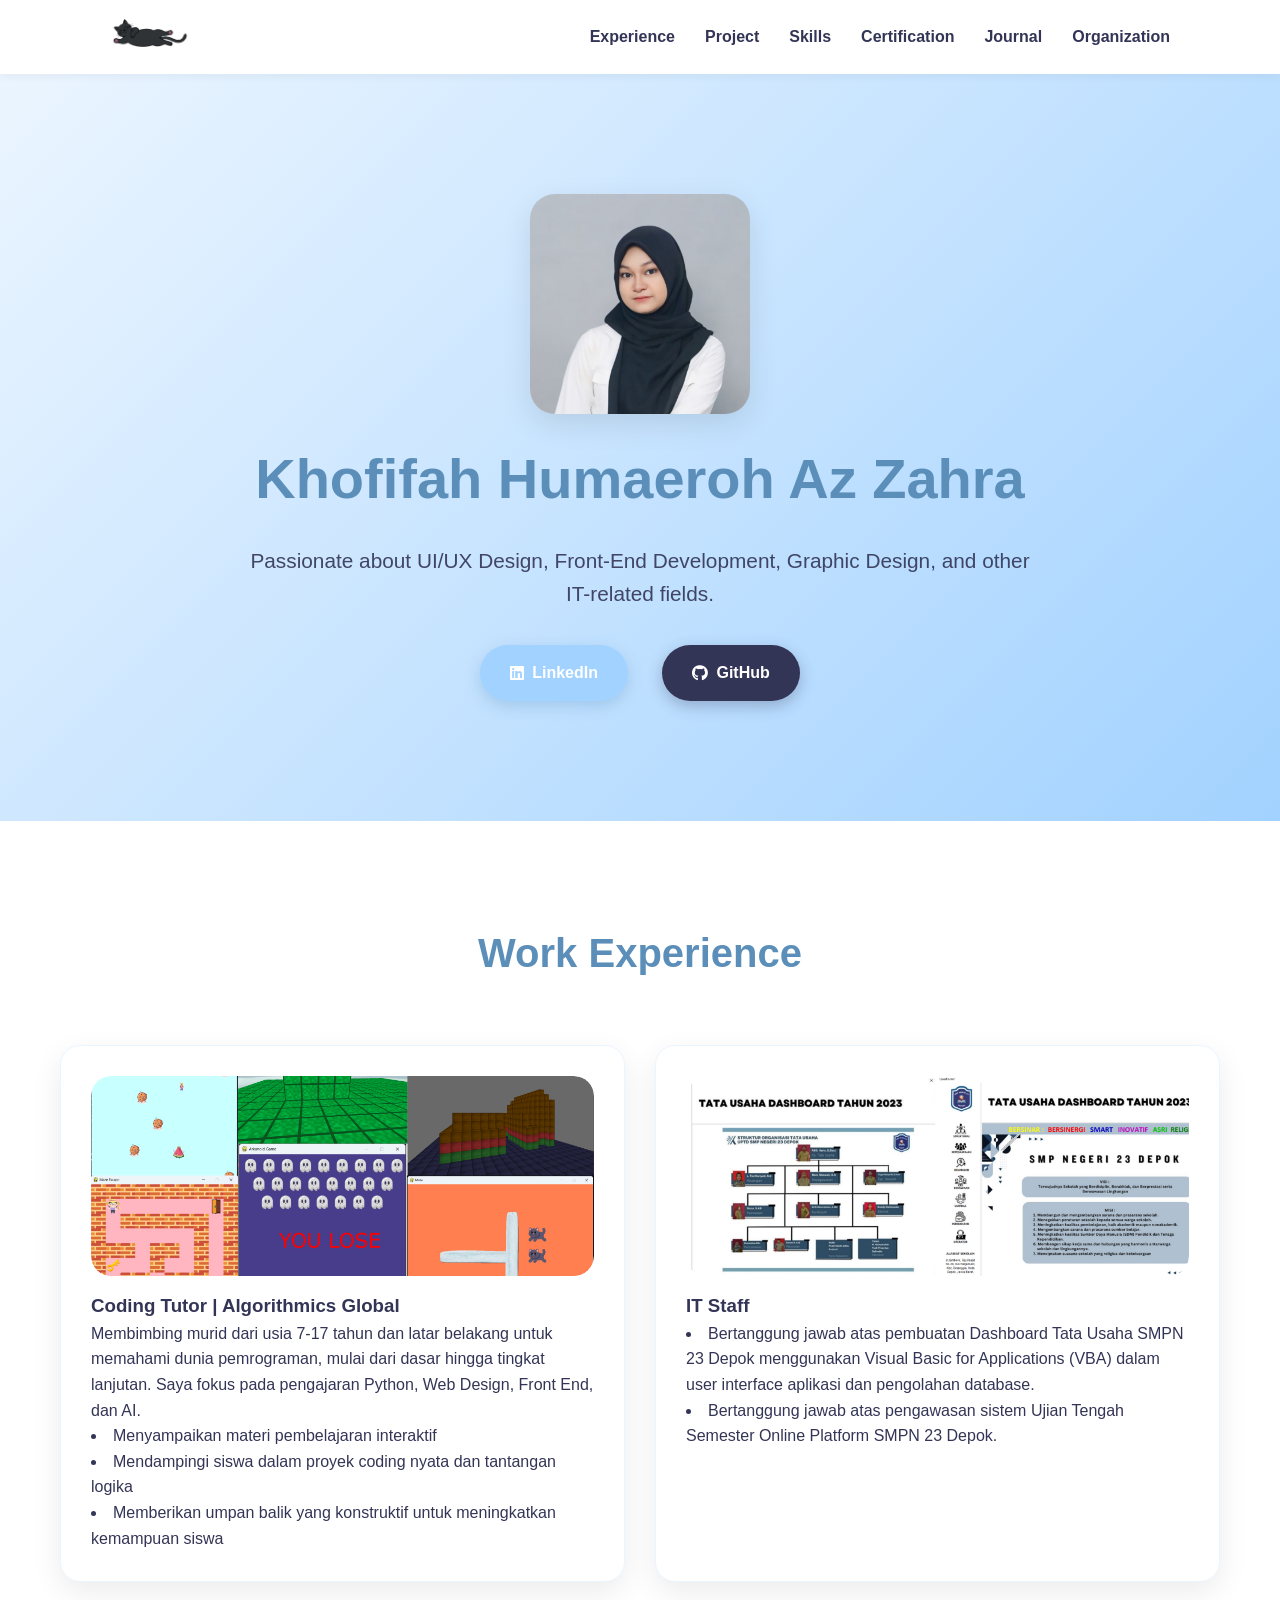
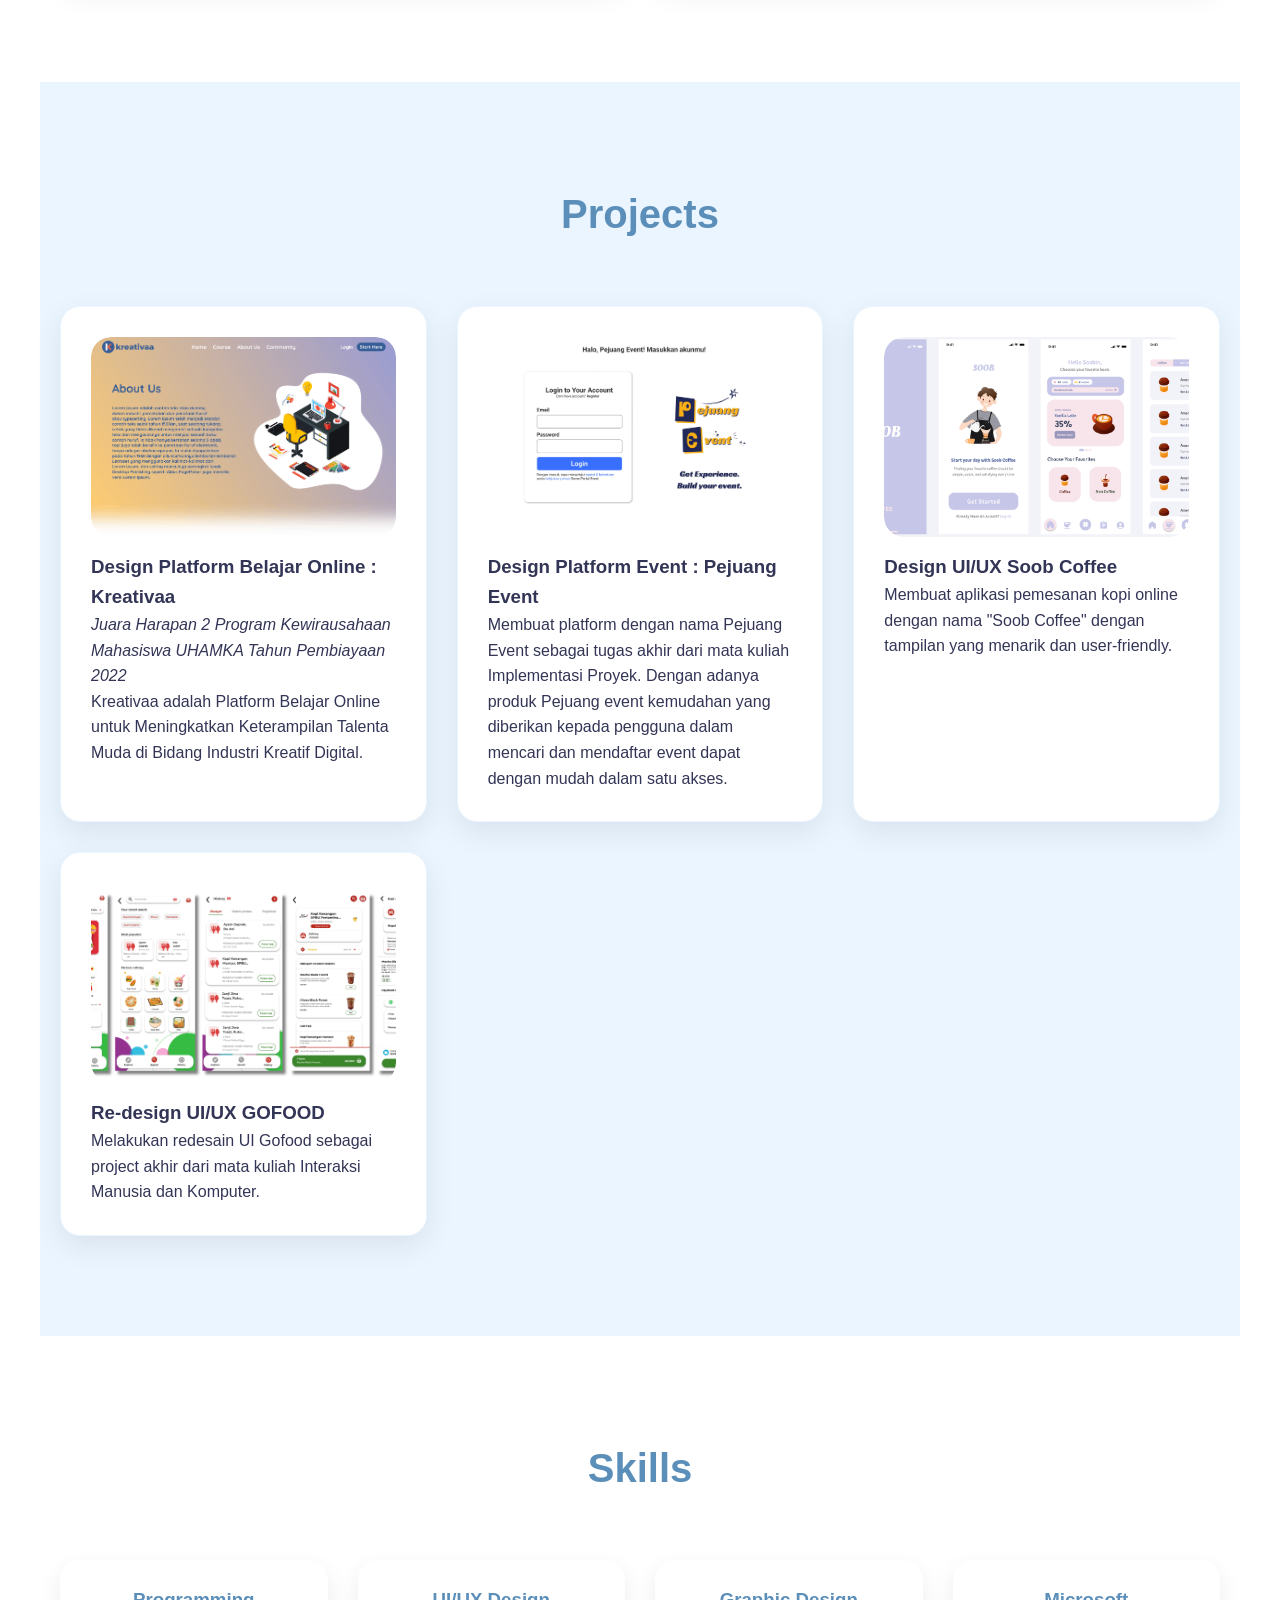
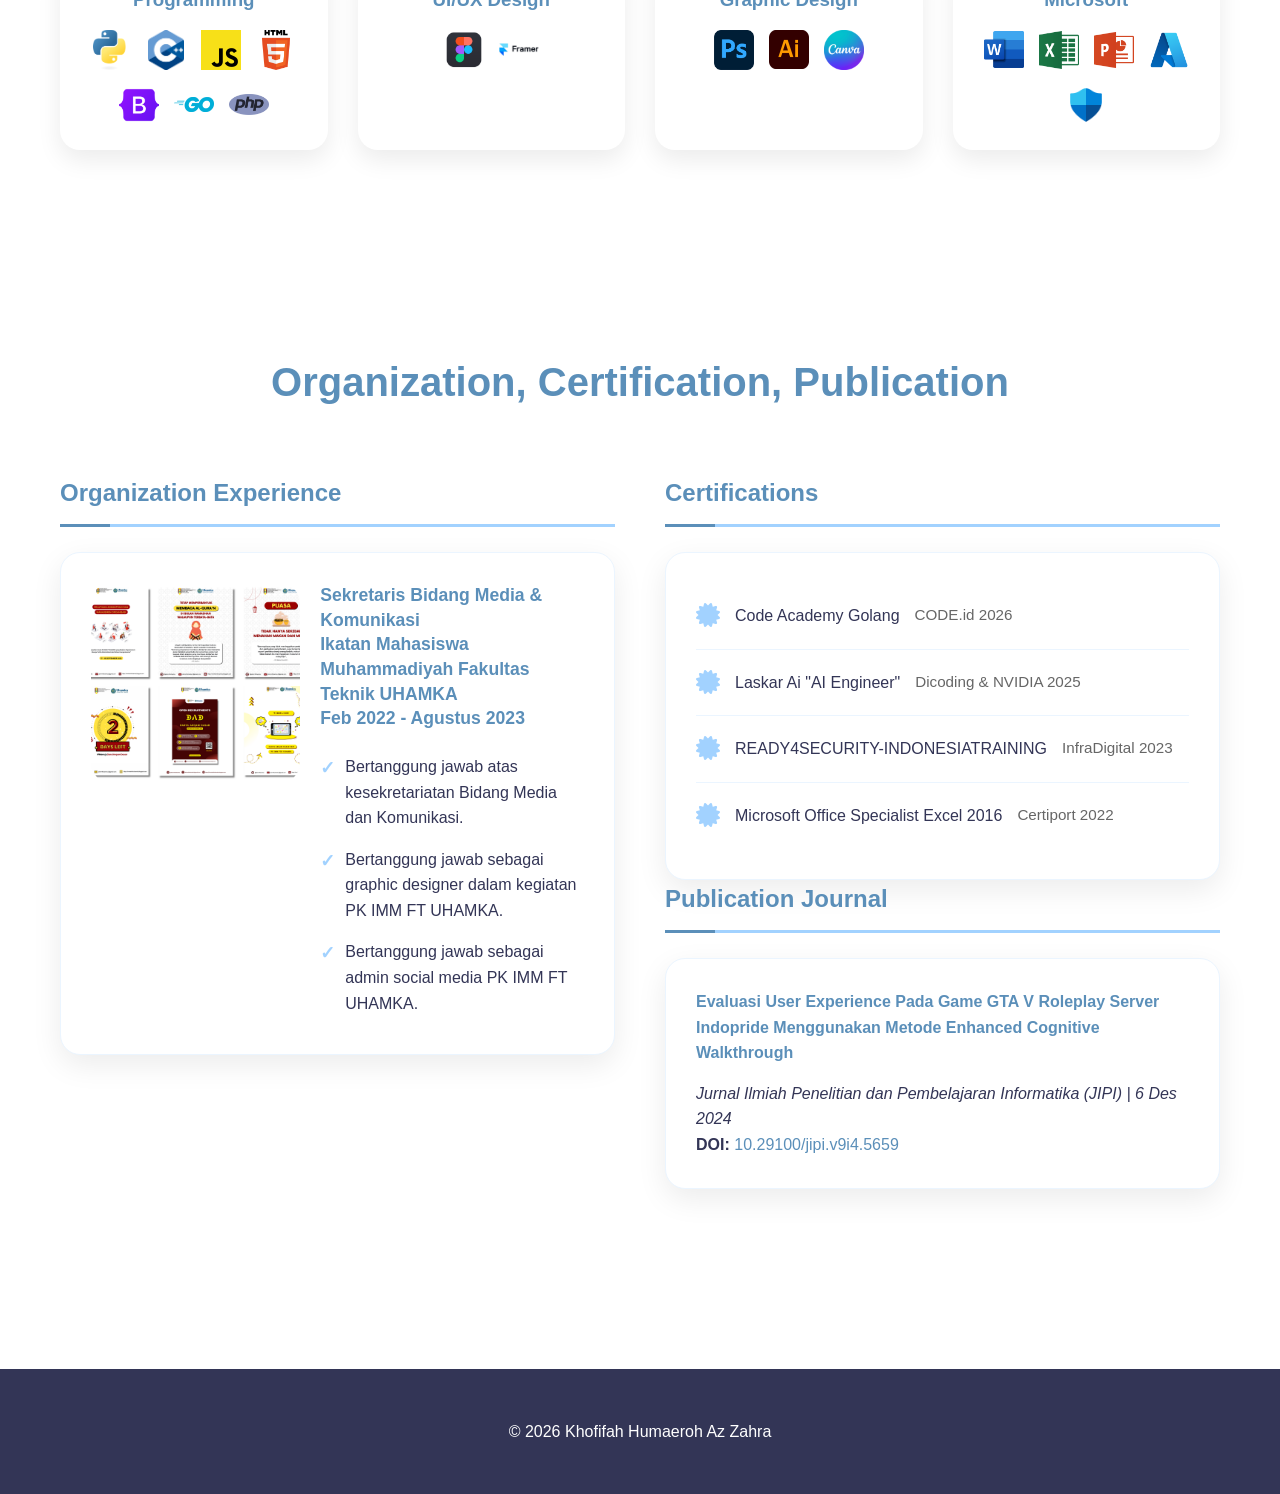
<file: index.html>
<!DOCTYPE html>
<html lang="id">
<head>
    <meta charset="UTF-8">
    <meta name="viewport" content="width=device-width, initial-scale=1.0">
    <title>Portofolio Khofifah</title>
    <link rel="stylesheet" href="style.css">
    <link rel="stylesheet" href="https://cdnjs.cloudflare.com/ajax/libs/font-awesome/6.0.0/css/all.min.css">
</head>
<body>
    <header>
        <nav>
            <div class="logo"><img src="bcat.png" alt="Logo" width="80"></div>
            <ul>
                <li><a href="#work">Experience</a></li>
                <li><a href="#college">Project</a></li>
                <li><a href="#skills">Skills</a></li>
                <li><a href="#org">Certification</a></li>
                <li><a href="#org">Journal</a></li>
                <li><a href="#org">Organization</a></li>
            </ul>
        </nav>
    </header>

    <section class="hero">
        <div class="hero-content">
            <div class="img-placeholder">
                <img src="FOTO_INFORMAL.jpg" alt="Bukti Kerja 1" width="100%">
            </div>
            <h1>Khofifah Humaeroh Az Zahra</h1>
            <p>Passionate about UI/UX Design, Front-End Development, Graphic Design, and other IT-related fields.</p>
            <div class="hero-links">
                <a href="https://www.linkedin.com/in/khofifah-humaeroh-az-zahra-a61077240/" target="_blank" class="btn"><i class="fab fa-linkedin"></i> LinkedIn</a>
                <a href="https://github.com/ciaadcia" target="_blank" class="btn btn-alt"><i class="fab fa-github"></i> GitHub</a>
            </div>
        </div>
    </section>

    <section id="work" class="section">
        <h2 class="section-title">Work Experience</h2>
        <div class="grid grid-2">
            <div class="card">
                <div class="img-placeholder"><img src="algo.png" alt="Bukti Kerja 1" width="70%"></div>
                <h3>Coding Tutor | Algorithmics Global</h3>
                <p>Membimbing murid dari usia 7-17 tahun dan latar belakang untuk memahami dunia pemrograman, mulai dari dasar hingga tingkat lanjutan. Saya fokus pada pengajaran Python, Web Design, Front End, dan AI.
                <li>Menyampaikan materi pembelajaran interaktif</li>
                <li>Mendampingi siswa dalam proyek coding nyata dan tantangan logika</li>
                <li>Memberikan umpan balik yang konstruktif untuk meningkatkan kemampuan siswa</li>
                </p>
            </div>
            <div class="card">
                <div class="img-placeholder"><img src="dashboard.png" alt="Bukti Kerja 1" width="100%"></div>
                <h3>IT Staff</h3>
                <li>Bertanggung jawab atas pembuatan Dashboard Tata Usaha SMPN 23 Depok menggunakan Visual Basic for Applications (VBA) dalam user interface aplikasi dan pengolahan database.</li>
                <li>Bertanggung jawab atas pengawasan sistem Ujian Tengah Semester Online Platform SMPN 23 Depok.</li>              
            </div>
        </div>
    </section>

    <section id="college" class="section bg-light">
        <h2 class="section-title">Projects</h2>
        <div class="grid grid-4">

            <!-- PROJECT 1 -->
            <div class="card">
                <a href="project-kreativaa.html" class="project-link">
                    <div class="img-placeholder"><img src="kreativaatmbl.png" alt="Bukti Kuliah 1" width="100%"></div>
                    <h3>Design Platform Belajar Online : Kreativaa</h3>
                    <p><i>Juara Harapan 2 Program Kewirausahaan Mahasiswa UHAMKA Tahun Pembiayaan 2022</i></p>
                    <p>Kreativaa adalah Platform Belajar Online untuk Meningkatkan Keterampilan Talenta Muda di Bidang Industri Kreatif Digital.</p>
                </a>
            </div>

            <!-- PROJECT 2 -->
            <div class="card">
                <a href="project-pevent.html" class="project-link">
                    <div class="img-placeholder"><img src="peventlogin.jpg" alt="Bukti Kuliah 2" width="90%"></div>
                    <h3>Design Platform Event : Pejuang Event</h3>
                    <p>Membuat platform dengan nama Pejuang Event sebagai tugas akhir dari mata kuliah Implementasi Proyek. Dengan adanya produk Pejuang event kemudahan yang diberikan kepada pengguna dalam mencari dan mendaftar event dapat dengan mudah dalam satu akses.</p>
                </a>
            </div>

            <!-- PROJECT 3 -->
            <div class="card">
                <a href="project-soob.html" class="project-link">
                    <div class="img-placeholder"><img src="soob.png" alt="Bukti Kuliah 3" width="100%"></div>
                    <h3>Design UI/UX Soob Coffee</h3>
                    <p>Membuat aplikasi pemesanan kopi online dengan nama "Soob Coffee" dengan tampilan yang menarik dan user-friendly.</p>
                </a>
            </div>

            <!-- PROJECT 4 -->
            <div class="card">
                <a href="project-gofood.html" class="project-link">
                    <div class="img-placeholder"><img src="redesign.png" alt="Bukti Kuliah 4" width="100%"></div>
                    <h3>Re-design UI/UX GOFOOD</h3>
                    <p>Melakukan redesain UI Gofood sebagai project akhir dari mata kuliah Interaksi Manusia dan Komputer.</p>
                </a>
            </div>

        </div>
    </section>
    <section id="skills" class="section">
    <h2 class="section-title">Skills</h2>

    <div class="skills-container">

        <!-- Programming -->
        <div class="skill-card">
            <h3>Programming</h3>
            <div class="skill-icons">
                <img src="python.png">
                <img src="c++.png">
                <img src="java.png">
                <img src="html.png">
                <img src="bootstrap.webp">
                <img src="golang.png">
                <img src="php.png">
            </div>
        </div>

        <!-- UI/UX -->
        <div class="skill-card">
            <h3>UI/UX Design</h3>
            <div class="skill-icons">
                <img src="Figma.png">
                <img src="framer.jpg">
            </div>
        </div>

        <!-- Graphic Design -->
        <div class="skill-card">
            <h3>Graphic Design</h3>
            <div class="skill-icons">
                <img src="photoshop.png">
                <img src="adobe_illustrator.webp">
                <img src="canva.png">
            </div>
        </div>

        <!-- Microsoft -->
        <div class="skill-card">
            <h3>Microsoft</h3>
            <div class="skill-icons">
                <img src="word.png">
                <img src="excel.png">
                <img src="point.png">
                <img src="Azure.png">
                <img src="defender.png">
            </div>
        </div>

    </div>
</section>
    <!-- 🔥 BAGIAN INI TIDAK DIUBAH SAMA SEKALI -->
    <section id="org" class="section">
        <h2 class="section-title">Organization, Certification, Publication</h2>
        <div class="org-cert-container">
            <div class="org-column">
                <h3 class="column-title">Organization Experience</h3>
                <div class="card org-card">
                    <div class="img-placeholder"><img src="imm.png" alt="IMM" width="80px"></div>
                    <div class="org-content">
                        <h4>Sekretaris Bidang Media & Komunikasi<br>Ikatan Mahasiswa Muhammadiyah Fakultas Teknik UHAMKA<br>Feb 2022 - Agustus 2023</h4>
                        <ul>
                            <li>Bertanggung jawab atas kesekretariatan Bidang Media dan Komunikasi.</li>
                            <li>Bertanggung jawab sebagai graphic designer dalam kegiatan PK IMM FT UHAMKA.</li>
                            <li>Bertanggung jawab sebagai admin social media PK IMM FT UHAMKA.</li>
                        </ul>
                    </div>
                </div>
            </div>
            
            <div class="cert-journal-column">
                <div class="cert-section">
                    <h3 class="column-title">Certifications</h3>
                    <div class="card cert-card">
                        <ul class="cert-list">
                            <li><i class="fas fa-certificate"></i> Code Academy Golang <br><span>CODE.id 2026</span></li>
                            <li><i class="fas fa-certificate"></i> Laskar Ai "AI Engineer" <br><span>Dicoding & NVIDIA 2025</span></li>
                            <li><i class="fas fa-certificate"></i> READY4SECURITY-INDONESIATRAINING<br><span>InfraDigital 2023</span></li>
                            <li><i class="fas fa-certificate"></i> Microsoft Office Specialist Excel 2016<br><span>Certiport 2022</span></li>
                        </ul>
                    </div>
                </div>

                <div class="journal-section">
                    <h3 class="column-title">Publication Journal</h3>
                    <div class="card journal-card">
                        <h4>Evaluasi User Experience Pada Game GTA V Roleplay Server Indopride Menggunakan Metode Enhanced Cognitive Walkthrough</h4>
                        <p><em>Jurnal Ilmiah Penelitian dan Pembelajaran Informatika (JIPI) | 6 Des 2024</em></p>
                        <p><strong>DOI:</strong> <a href="https://doi.org/10.29100/jipi.v9i4.5659" target="_blank">10.29100/jipi.v9i4.5659</a></p>
                    </div>
                </div>
            </div>
        </div>
    </section>

    <footer>
        <p>&copy; 2026 Khofifah Humaeroh Az Zahra</p>
    </footer>
</body>
</html>
</file>
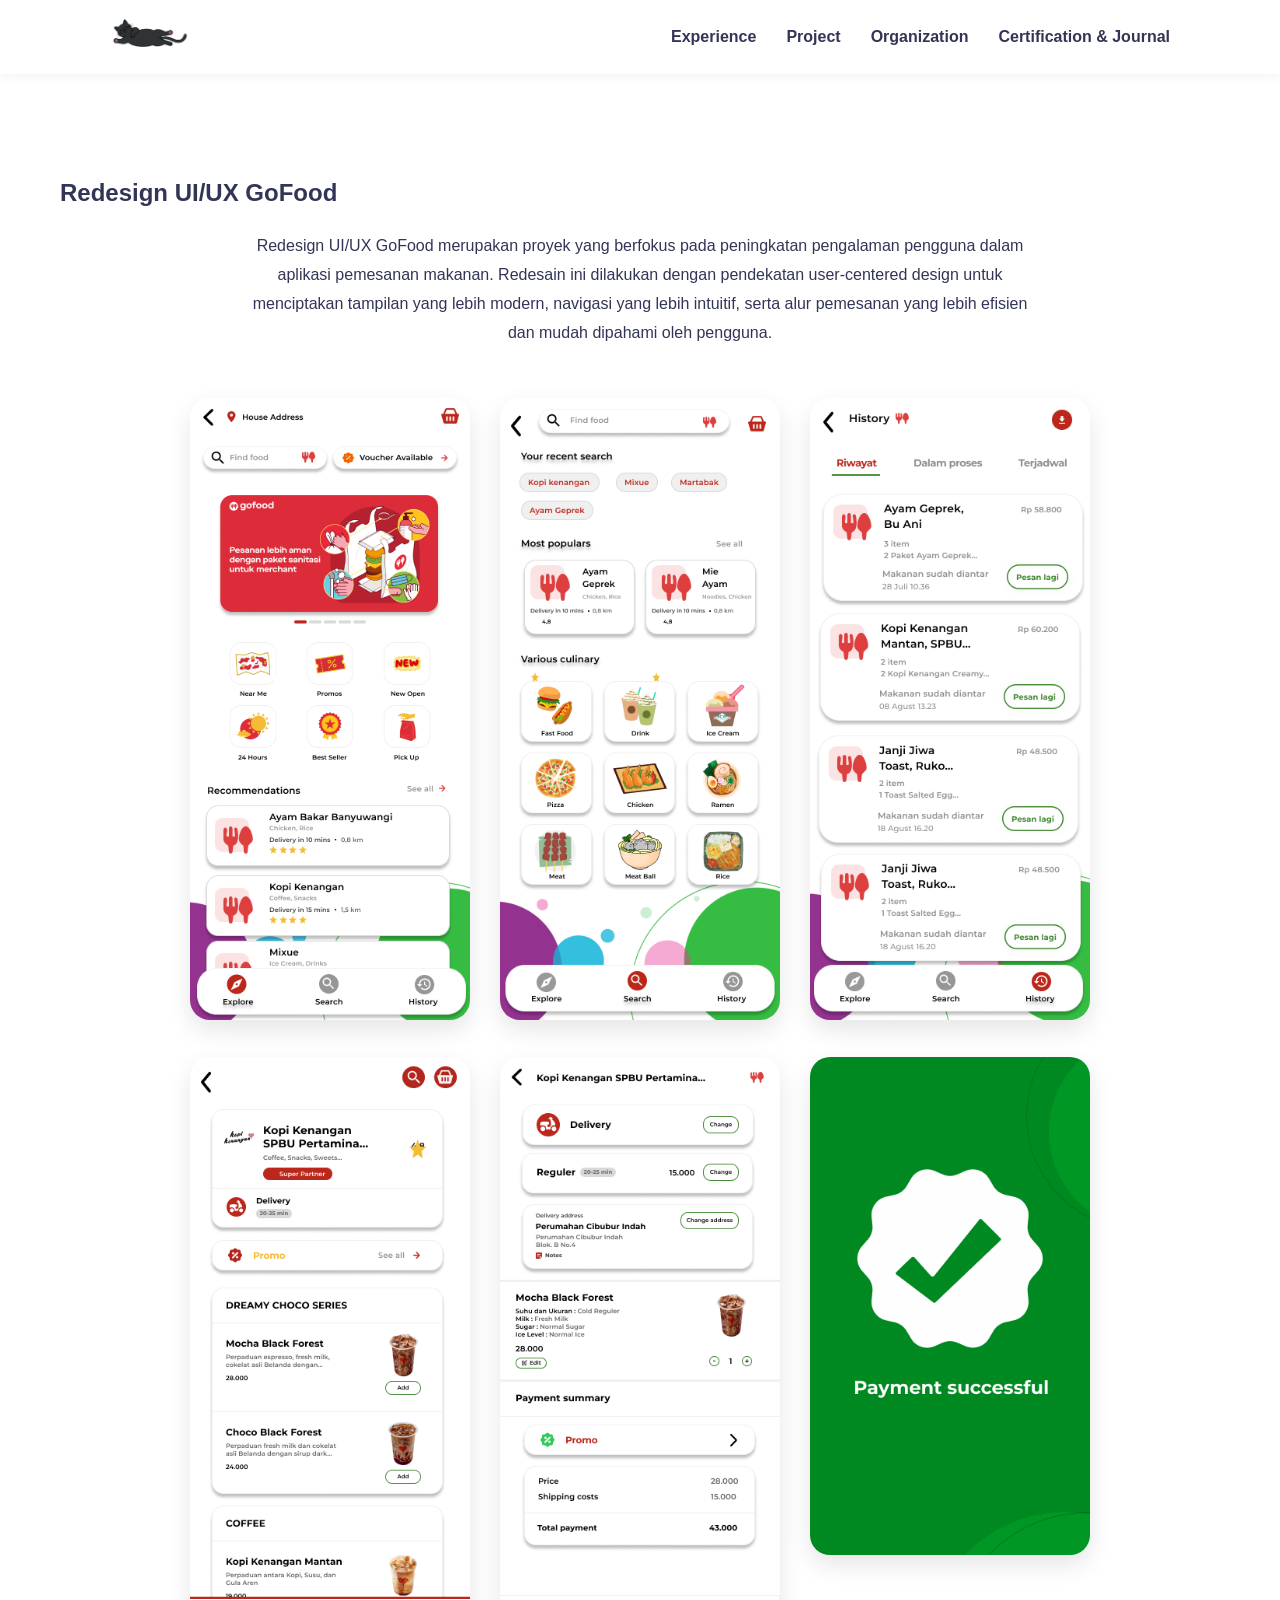
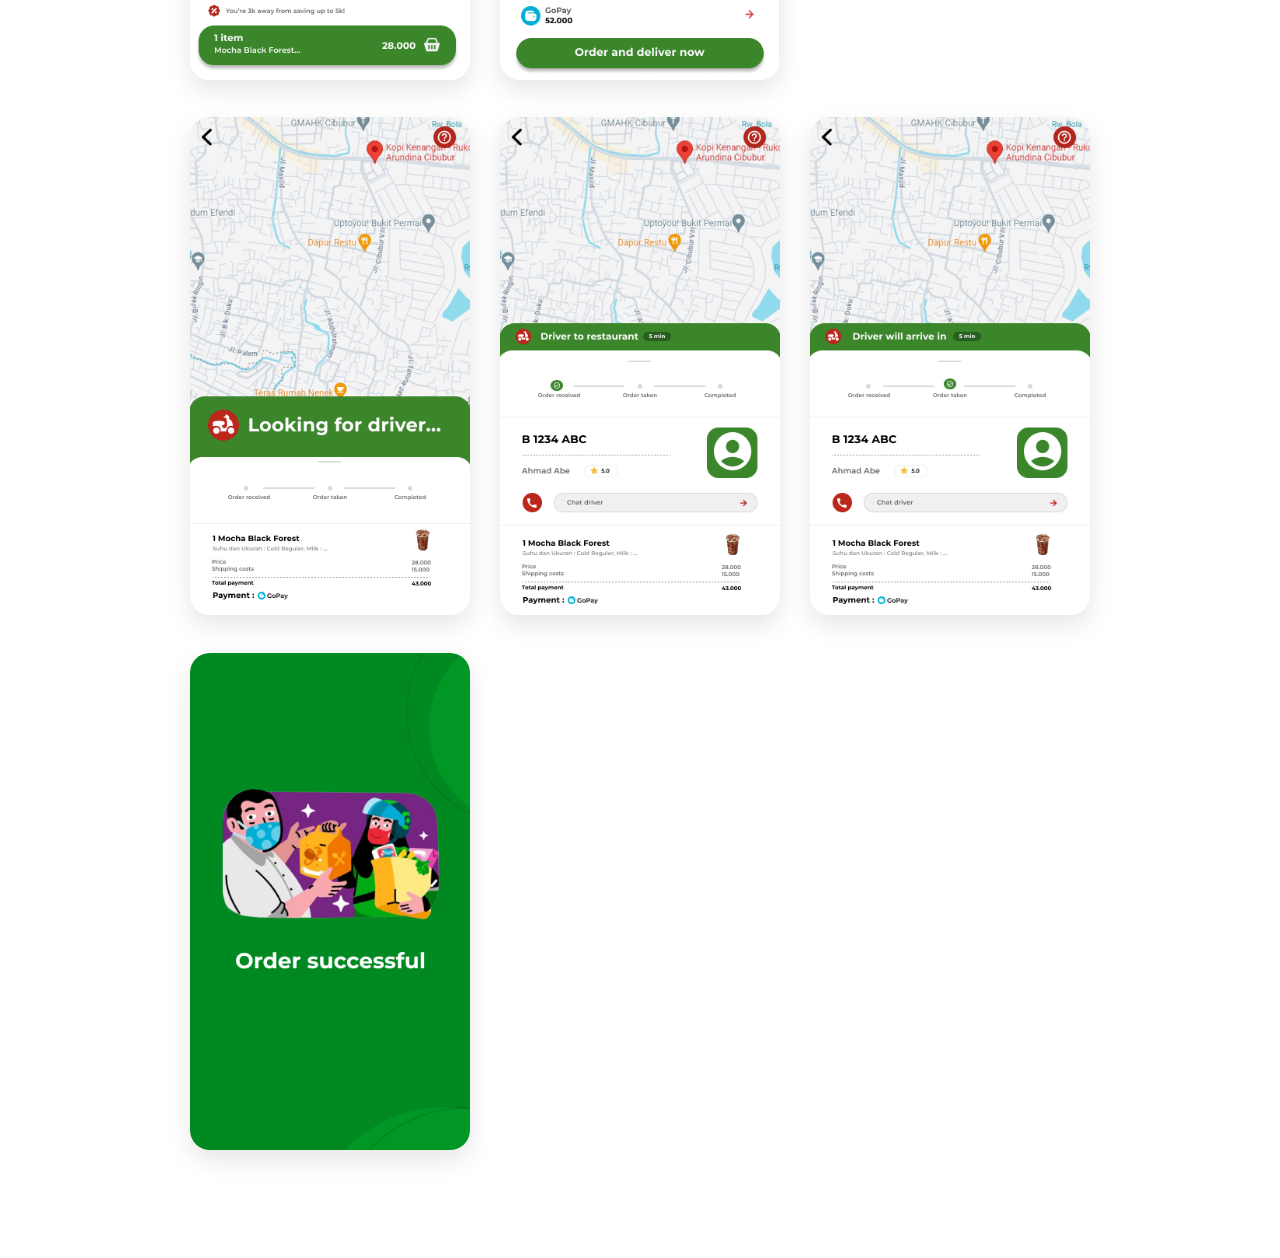
<file: project-gofood.html>
<!DOCTYPE html>
<html lang="id">
<head>
    <meta charset="UTF-8">
    <meta name="viewport" content="width=device-width, initial-scale=1.0">
    <title>Redesign UI/UX GoFood</title>
    <link rel="stylesheet" href="style.css">
    <link rel="stylesheet" href="https://cdnjs.cloudflare.com/ajax/libs/font-awesome/6.0.0/css/all.min.css">
</head>
<body>

<header>
    <nav>
        <!-- LOGO -->
        <div class="logo">
            <a href="index.html">
                <img src="bcat.png" alt="Logo" width="80">
            </a>
        </div>

        <!-- MENU -->
        <ul>
            <li><a href="index.html#work">Experience</a></li>
            <li><a href="index.html#college">Project</a></li>
            <li><a href="index.html#org">Organization</a></li>
            <li><a href="index.html#cert-pub">Certification & Journal</a></li>
        </ul>
    </nav>
</header>

<section class="section">
    <h1>Redesign UI/UX GoFood</h1>

    <p class="project-desc">
        Redesign UI/UX GoFood merupakan proyek yang berfokus pada peningkatan pengalaman 
        pengguna dalam aplikasi pemesanan makanan. Redesain ini dilakukan dengan pendekatan 
        user-centered design untuk menciptakan tampilan yang lebih modern, navigasi yang lebih 
        intuitif, serta alur pemesanan yang lebih efisien dan mudah dipahami oleh pengguna.
    </p>

    <!-- GALLERY MOBILE (10 GAMBAR) -->
    <div class="project-gallery-mobile">

        <div class="img-mobile"><img src="gofood1.png" alt="UI 1"></div>
        <div class="img-mobile"><img src="gofood2.png" alt="UI 2"></div>
        <div class="img-mobile"><img src="gofood3.png" alt="UI 3"></div>

        <div class="img-mobile"><img src="gofood4.png" alt="UI 4"></div>
        <div class="img-mobile"><img src="gofood5.png" alt="UI 5"></div>
        <div class="img-mobile"><img src="gofood6.png" alt="UI 6"></div>

        <div class="img-mobile"><img src="gofood7.png" alt="UI 7"></div>
        <div class="img-mobile"><img src="gofood8.png" alt="UI 8"></div>
        <div class="img-mobile"><img src="gofood9.png" alt="UI 9"></div>

        <div class="img-mobile"><img src="gofood10.png" alt="UI 10"></div>

    </div>

</section>

</body>
</html>
</file>
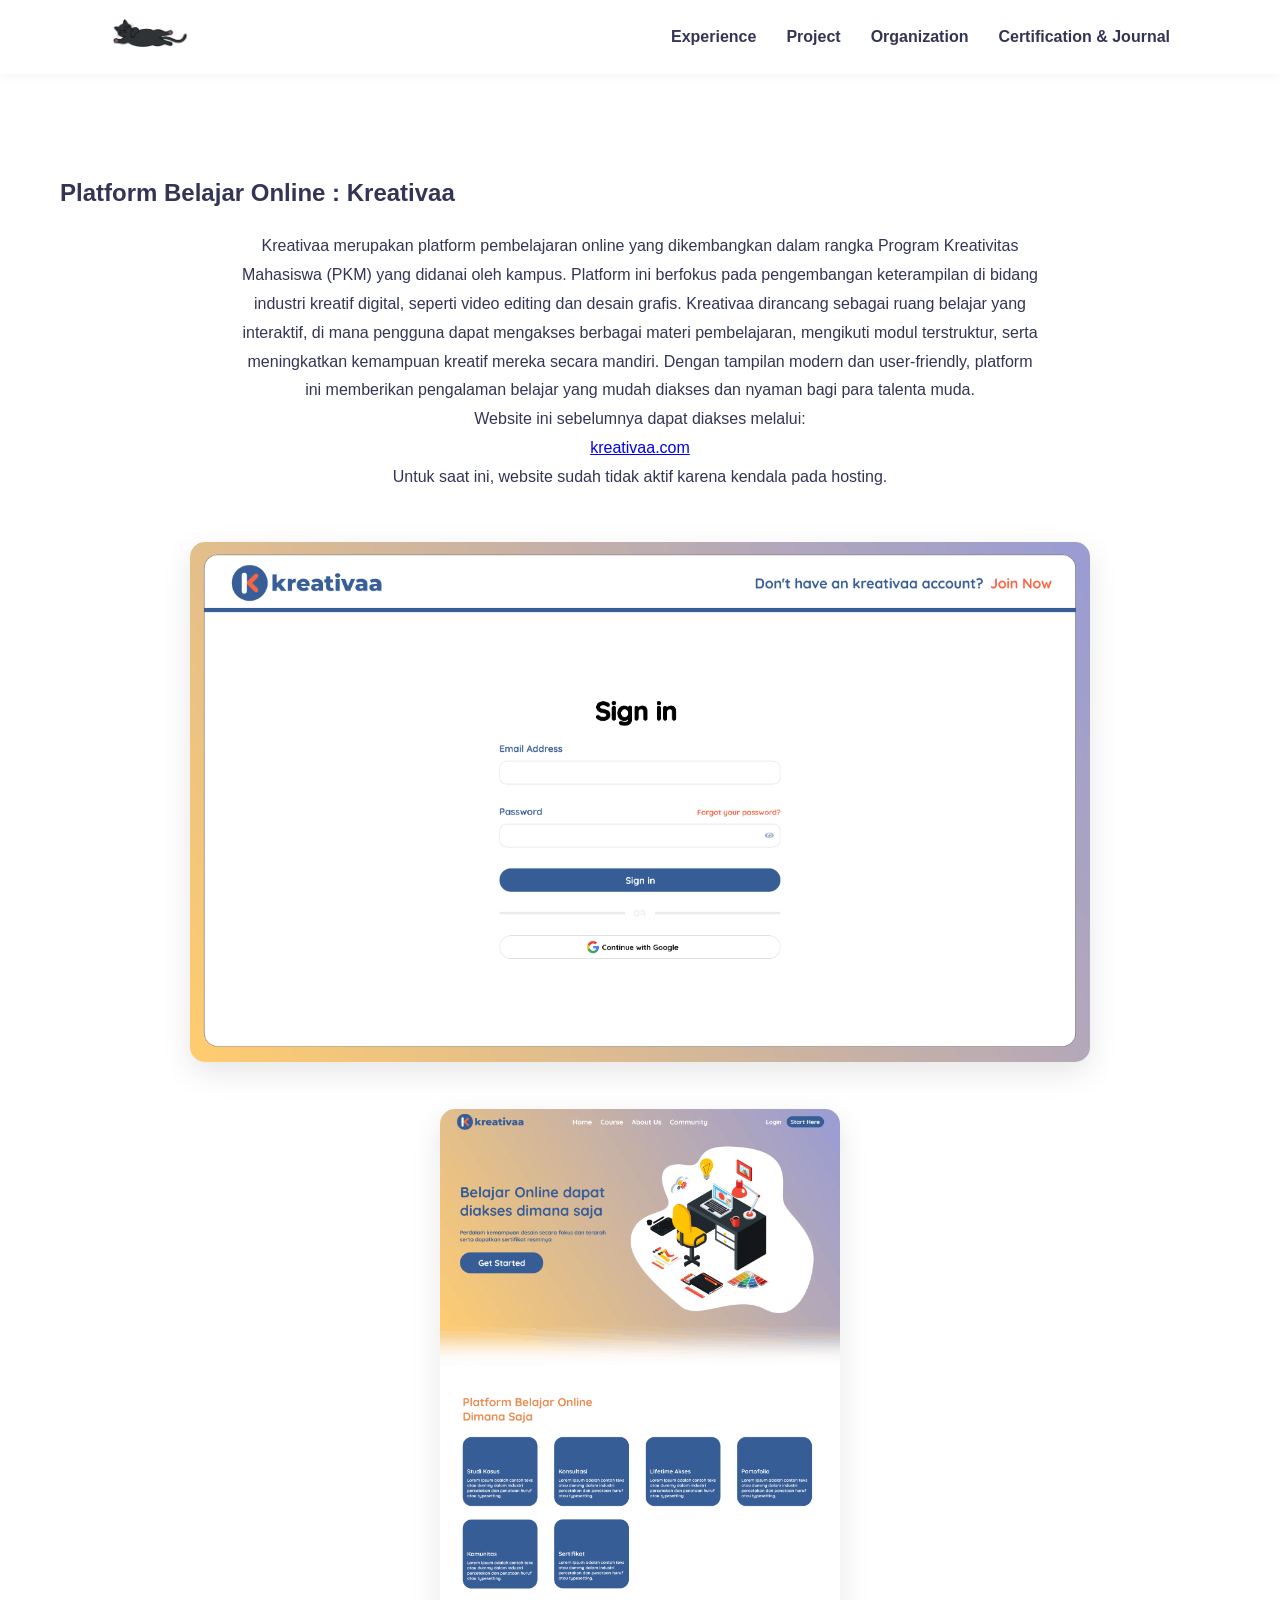
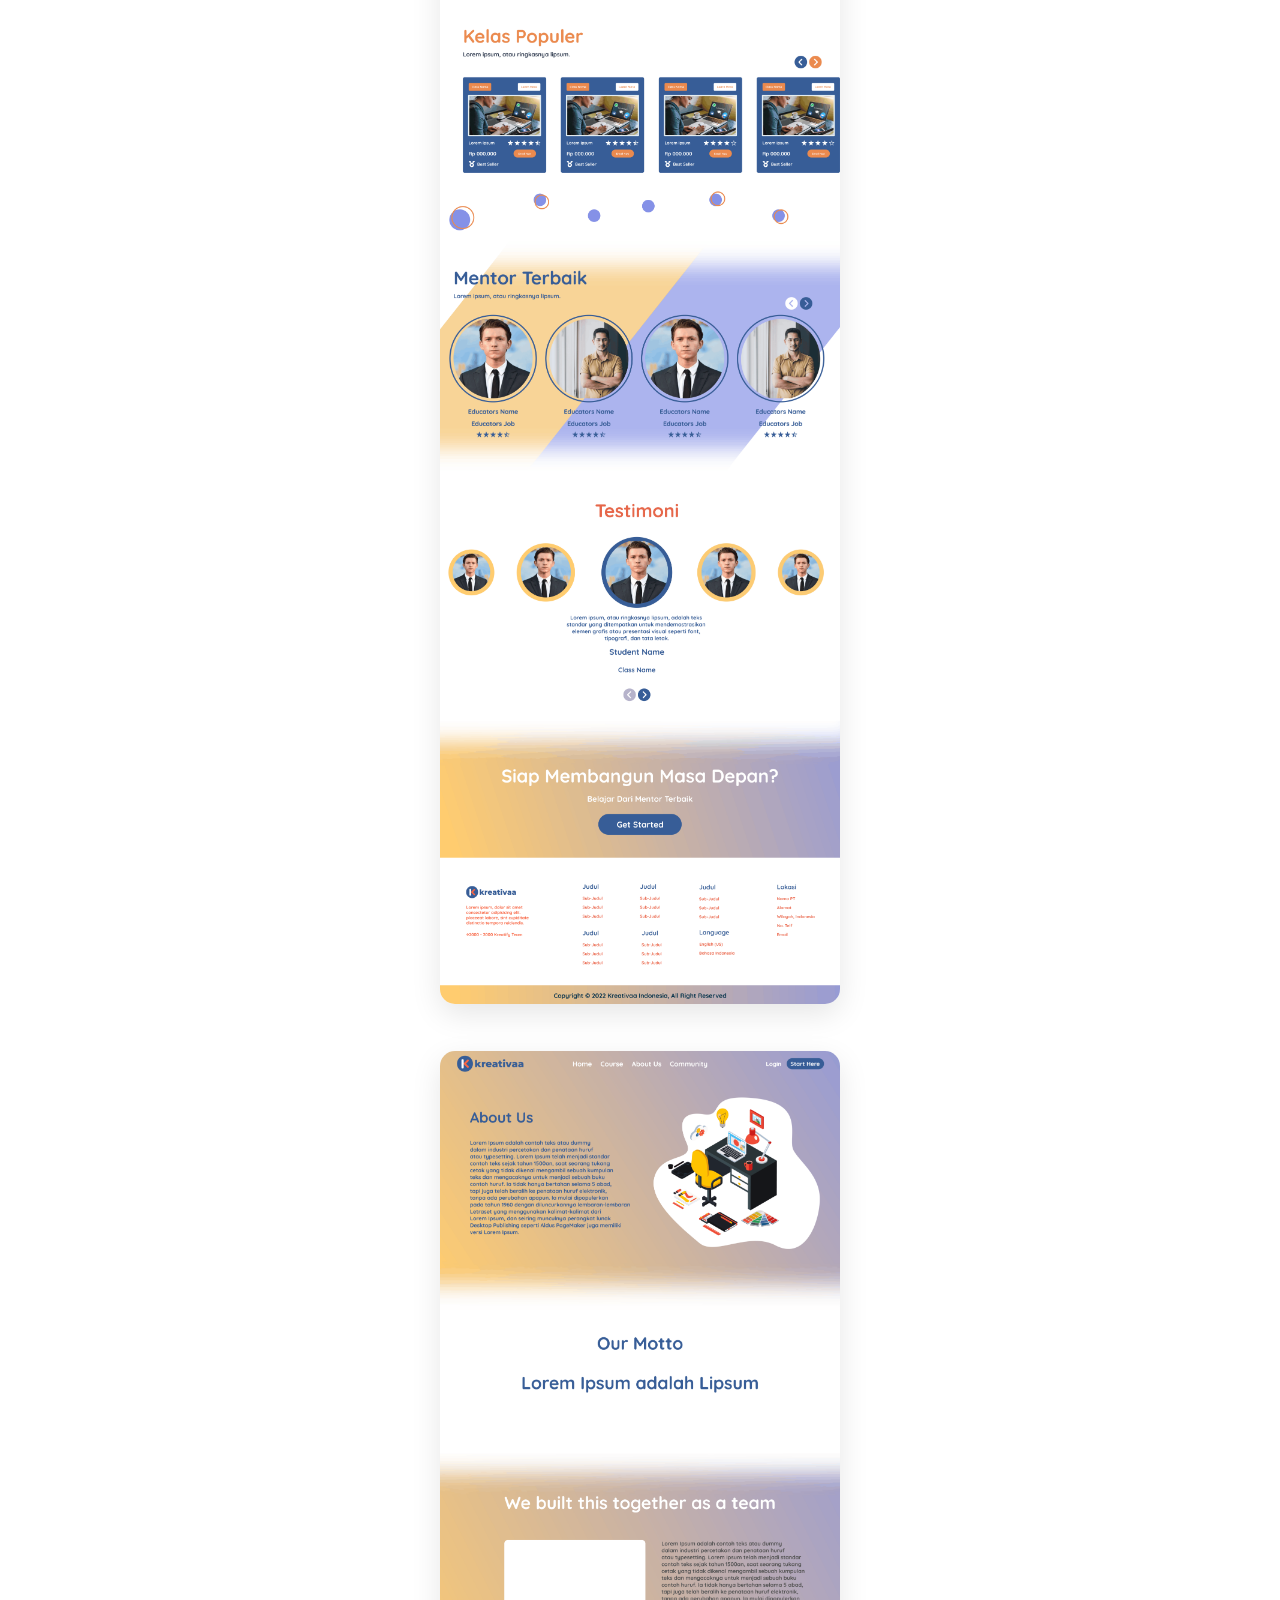
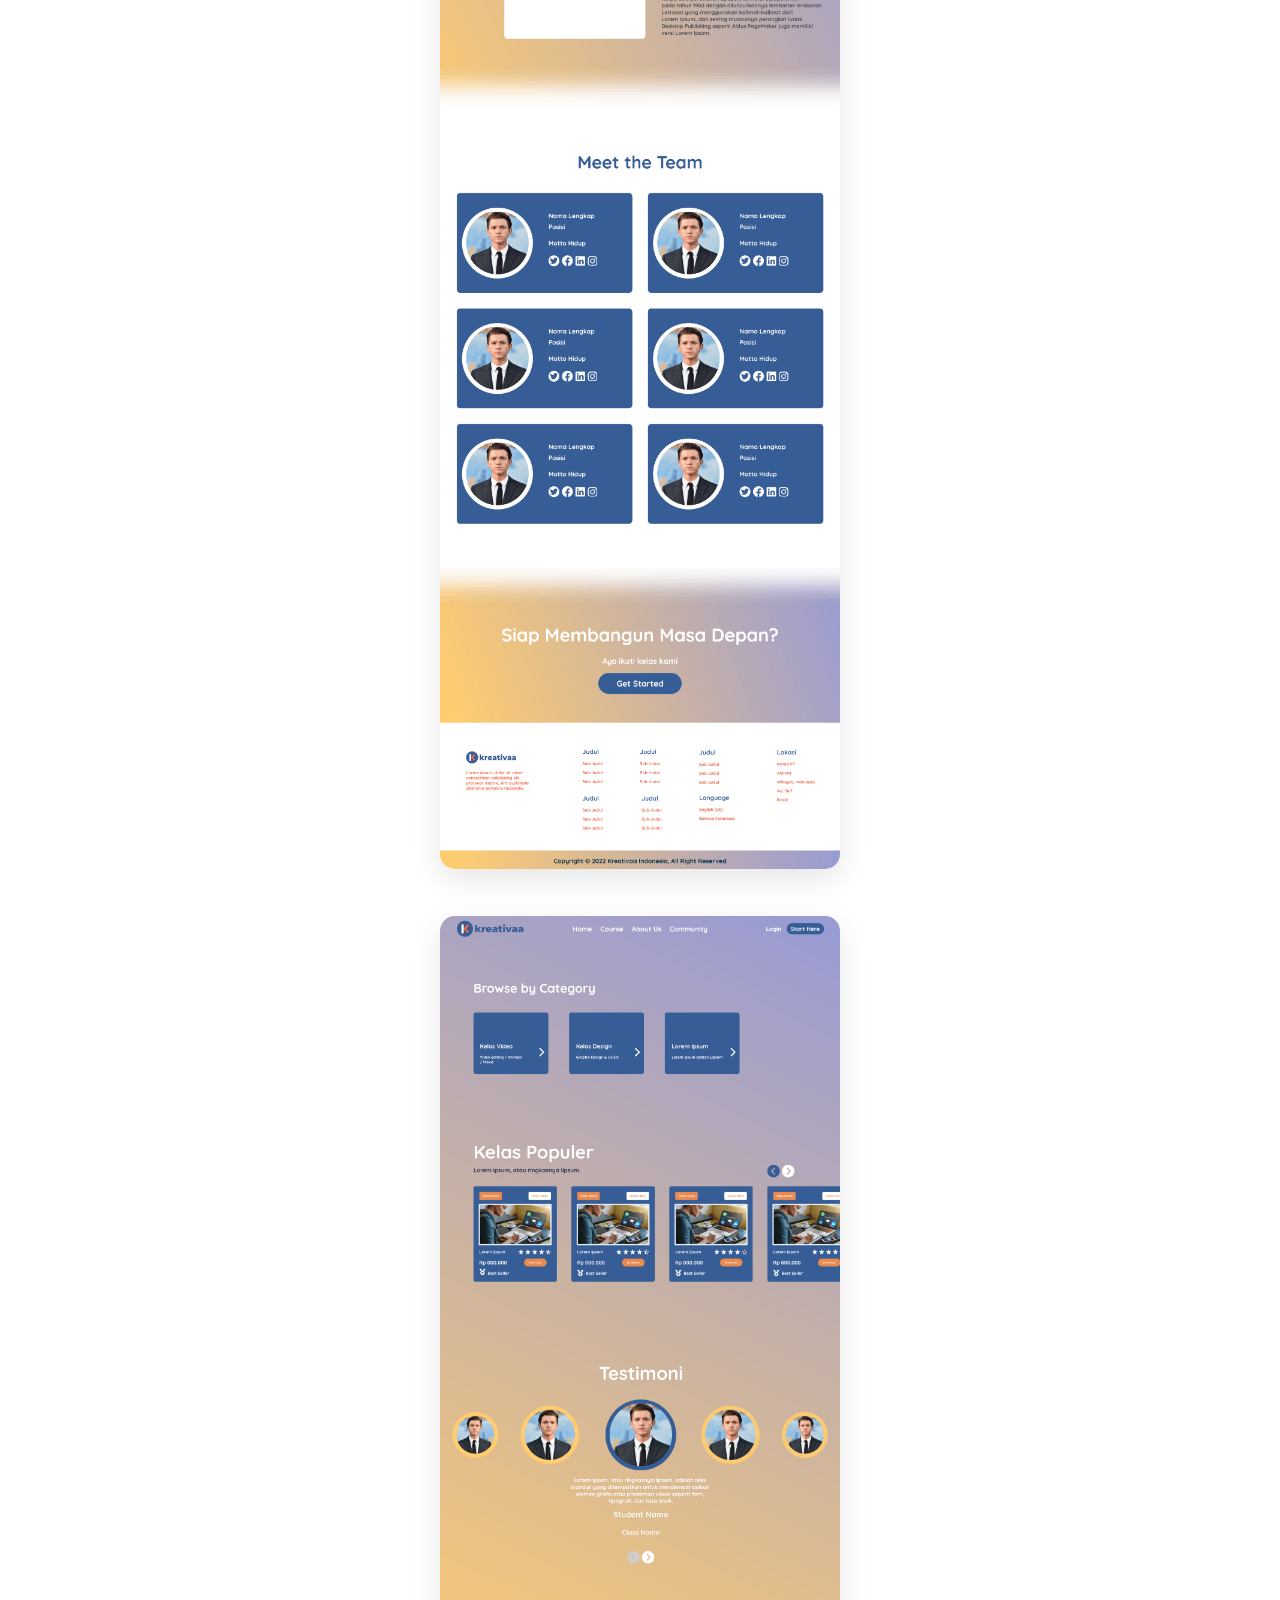
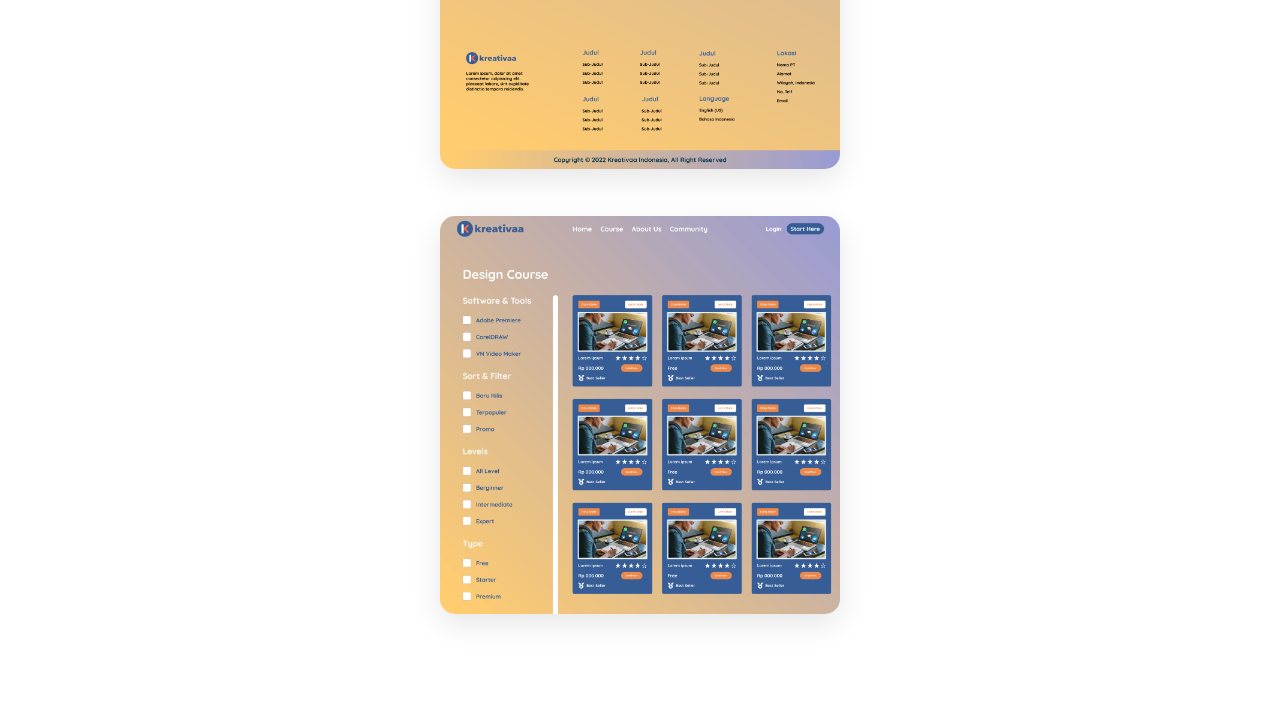
<file: project-kreativaa.html>
<!DOCTYPE html>
<html lang="id">
<head>
    <meta charset="UTF-8">
    <meta name="viewport" content="width=device-width, initial-scale=1.0">
    <title>Kreativaa</title>
    <link rel="stylesheet" href="style.css">
    <link rel="stylesheet" href="https://cdnjs.cloudflare.com/ajax/libs/font-awesome/6.0.0/css/all.min.css">
</head>
<body>

<header>
    <nav>
        <div class="logo">
            <a href="index.html">
                <img src="bcat.png" width="80">
            </a>
        </div>

        <ul>
            <li><a href="index.html#work">Experience</a></li>
            <li><a href="index.html#college">Project</a></li>
            <li><a href="index.html#org">Organization</a></li>
            <li><a href="index.html#cert-pub">Certification & Journal</a></li>
        </ul>
    </nav>
</header>

<section class="section">
    <h1>Platform Belajar Online : Kreativaa</h1>

    <p class="project-desc">
        Kreativaa merupakan platform pembelajaran online yang dikembangkan dalam rangka Program Kreativitas Mahasiswa (PKM) yang didanai oleh kampus. Platform ini berfokus pada pengembangan keterampilan di bidang industri kreatif digital, seperti video editing dan desain grafis.
Kreativaa dirancang sebagai ruang belajar yang interaktif, di mana pengguna dapat mengakses berbagai materi pembelajaran, mengikuti modul terstruktur, serta meningkatkan kemampuan kreatif mereka secara mandiri. Dengan tampilan modern dan user-friendly, platform ini memberikan pengalaman belajar yang mudah diakses dan nyaman bagi para talenta muda.<br>

Website ini sebelumnya dapat diakses melalui:<br>
<a href="https://kreativaa.com/" target="_blank">kreativaa.com</a><br>

Untuk saat ini, website sudah tidak aktif karena kendala pada hosting.</p>

    <!-- 🔥 UI/UX GALLERY -->
    <div class="project-gallery">

        <!-- Horizontal (login page) -->
        <div class="img-horizontal">
            <img src="Login-1.png">
        </div>

        <!-- Vertical panjang -->
        <div class="img-vertical">
            <img src="Home-1.png">
        </div>

        <div class="img-vertical">
            <img src="About Us-1.png">
        </div>

        <div class="img-vertical">
            <img src="Course - 1-1.png">
        </div>

        <div class="img-vertical">
            <img src="Course - 2-1.png">
        </div>

    </div>

</section>

</body>
</html>
</file>
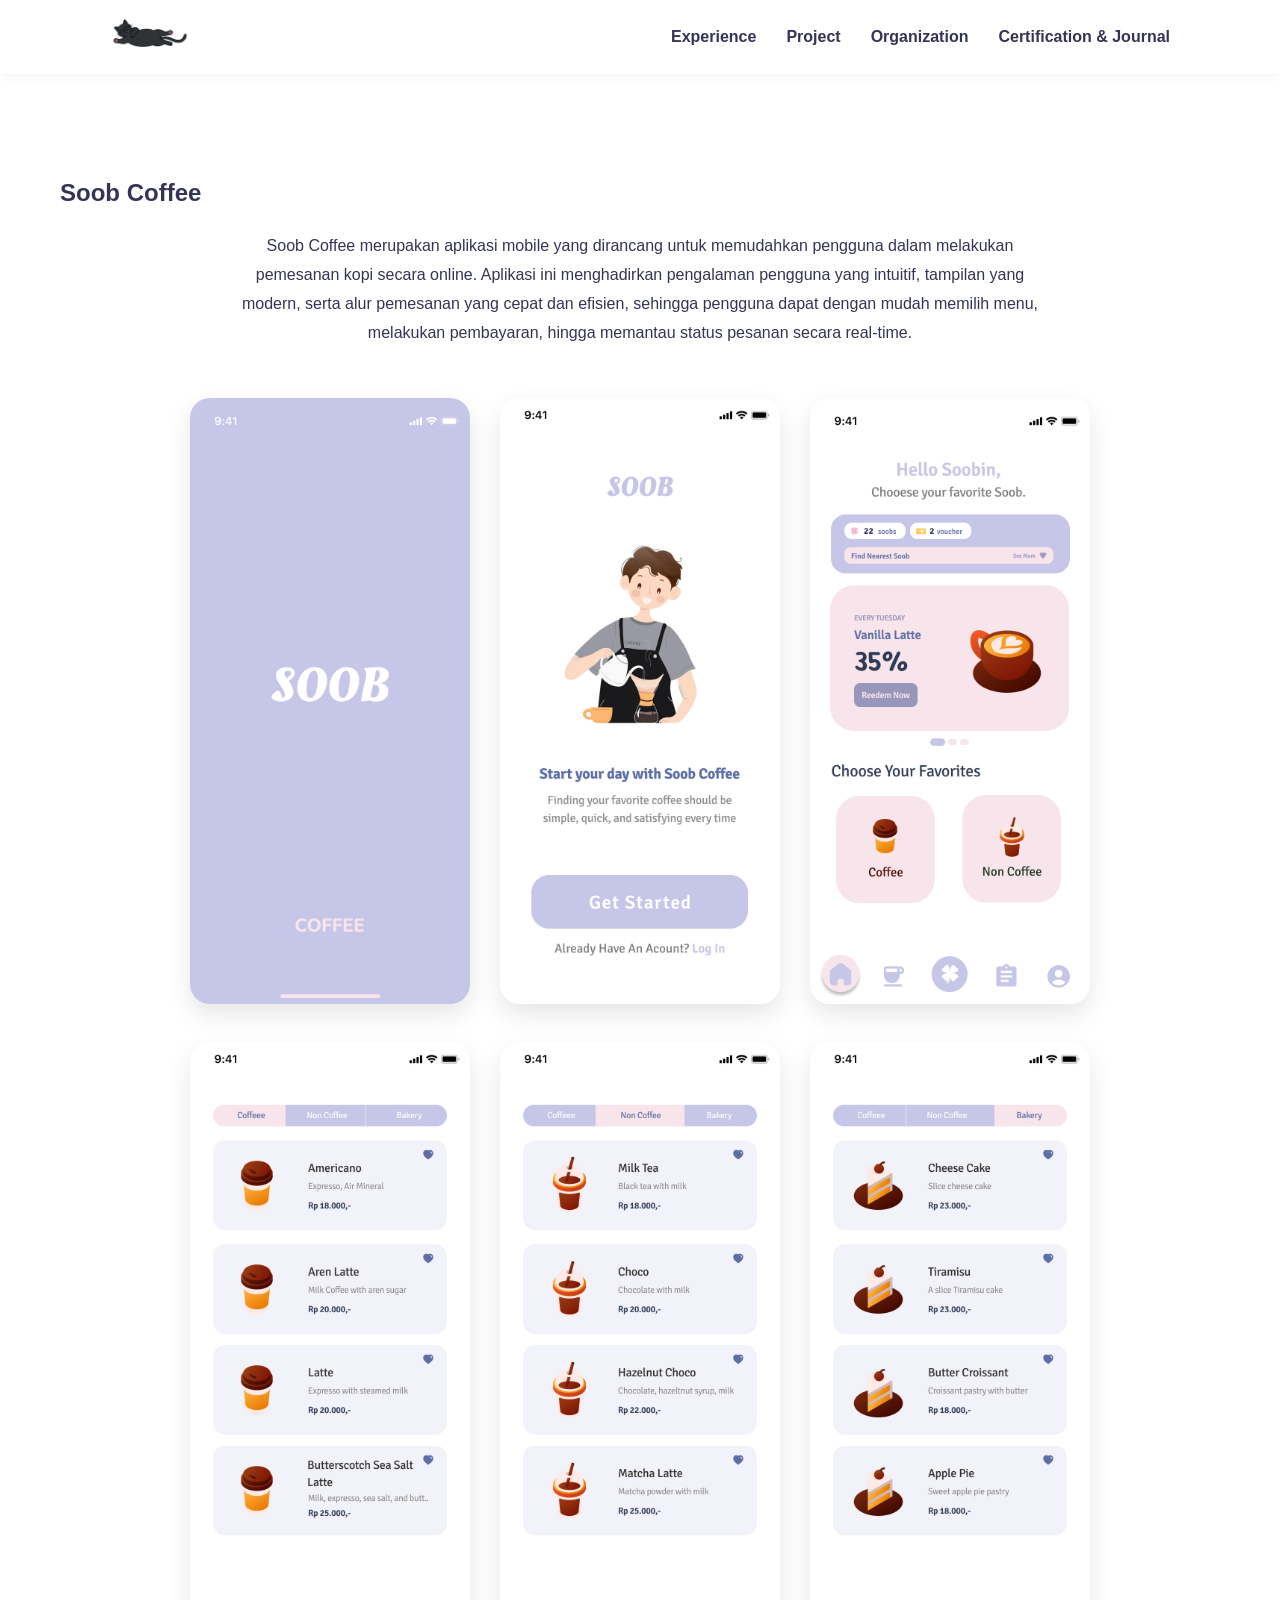
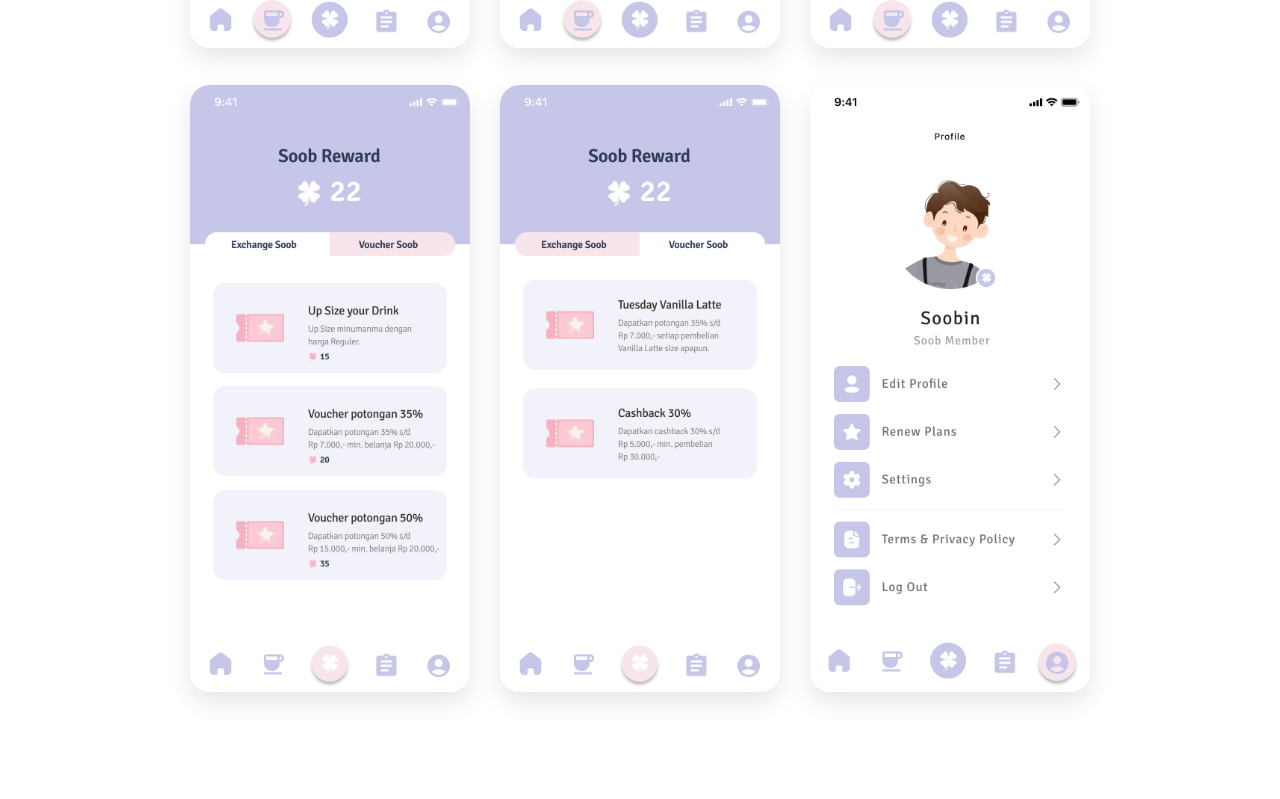
<file: project-soob.html>
<!DOCTYPE html>
<html lang="id">
<head>
    <meta charset="UTF-8">
    <meta name="viewport" content="width=device-width, initial-scale=1.0">
    <title>Soob Coffee</title>
    <link rel="stylesheet" href="style.css">
    <link rel="stylesheet" href="https://cdnjs.cloudflare.com/ajax/libs/font-awesome/6.0.0/css/all.min.css">
</head>
<body>

<header>
    <nav>
        <!-- LOGO -->
        <div class="logo">
            <a href="index.html">
                <img src="bcat.png" alt="Logo" width="80">
            </a>
        </div>

        <!-- MENU -->
        <ul>
            <li><a href="index.html#work">Experience</a></li>
            <li><a href="index.html#college">Project</a></li>
            <li><a href="index.html#org">Organization</a></li>
            <li><a href="index.html#cert-pub">Certification & Journal</a></li>
        </ul>
    </nav>
</header>

<section class="section">
    <h1>Soob Coffee</h1>

    <p class="project-desc">
        Soob Coffee merupakan aplikasi mobile yang dirancang untuk memudahkan pengguna dalam 
        melakukan pemesanan kopi secara online. Aplikasi ini menghadirkan pengalaman pengguna 
        yang intuitif, tampilan yang modern, serta alur pemesanan yang cepat dan efisien, 
        sehingga pengguna dapat dengan mudah memilih menu, melakukan pembayaran, hingga 
        memantau status pesanan secara real-time.
    </p>

    <!-- 🔥 GALLERY MOBILE -->
    <div class="project-gallery-mobile">

        <div class="img-mobile"><img src="soob1.jpg"></div>
        <div class="img-mobile"><img src="soob2.jpg"></div>
        <div class="img-mobile"><img src="soob3.jpg"></div>

        <div class="img-mobile"><img src="soob4.jpg"></div>
        <div class="img-mobile"><img src="soob5.jpg"></div>
        <div class="img-mobile"><img src="soob6.jpg"></div>

        <div class="img-mobile"><img src="soob7.jpg"></div>
        <div class="img-mobile"><img src="soob8.jpg"></div>
        <div class="img-mobile"><img src="soob9.jpg"></div>

    </div>

</section>

</body>
</html>
</file>
<file: style.css>
/* Palette: Baby Blue Theme */
:root {
    --baby-blue: #A2D2FF;
    --light-blue: #EBF5FF;
    --dark-blue: #5B8FB9;
    --text-dark: #333556;
    --white: #ffffff;
}

* {
    margin: 0;
    padding: 0;
    box-sizing: border-box;
    font-family: 'Inter', sans-serif;
}

body {
    background-color: var(--white);
    color: var(--text-dark);
    line-height: 1.6;
}

header {
    background: var(--white);
    padding: 1.2rem 0;
    box-shadow: 0 2px 10px rgba(0,0,0,0.05);
    position: sticky;
    top: 0;
    z-index: 1000;
}

nav {
    max-width: 1100px;
    margin: 0 auto;
    display: flex;
    justify-content: space-between;
    padding: 0 20px;
    align-items: center;
}

nav ul { display: flex; list-style: none; gap: 30px; }

nav ul li a { 
    text-decoration: none; 
    color: var(--text-dark); 
    font-weight: 600;
    transition: color 0.3s;
}

nav ul li a:hover { color: var(--dark-blue); }

/* Hero */
.hero {
    background: linear-gradient(135deg, var(--light-blue) 0%, var(--baby-blue) 100%);
    padding: 120px 20px;
    text-align: center;
}

.hero-content {
    max-width: 800px;
    margin: 0 auto;
}

.hero h1 { 
    font-size: 3.5rem; 
    color: var(--dark-blue); 
    margin-bottom: 20px;
    font-weight: 700;
}

.hero p {
    font-size: 1.3rem;
    margin-bottom: 30px;
    opacity: 0.9;
}

.hero-links { margin-top: 35px; }

.btn {
    padding: 15px 30px;
    text-decoration: none;
    border-radius: 50px;
    font-weight: 600;
    margin: 0 15px;
    display: inline-flex;
    align-items: center;
    gap: 8px;
    transition: all 0.3s ease;
    box-shadow: 0 5px 15px rgba(91,143,185,0.3);
}

.btn { 
    background: var(--baby-blue); 
    color: var(--white); 
}

.btn-alt { 
    background: var(--text-dark); 
    box-shadow: 0 5px 15px rgba(51,53,86,0.3);
}

.btn:hover { 
    transform: translateY(-5px);
    box-shadow: 0 10px 25px rgba(91,143,185,0.4);
}

/* Layout */
.section { 
    padding: 100px 20px; 
    max-width: 1200px; 
    margin: 0 auto; 
}

.bg-light { 
    background-color: var(--light-blue); 
}

.section-title { 
    margin-bottom: 60px; 
    text-align: center; 
    color: var(--dark-blue);
    font-size: 2.5rem;
    font-weight: 700;
}

.grid { display: grid; gap: 30px; }

.grid-2 { grid-template-columns: repeat(auto-fit, minmax(450px, 1fr)); }

.grid-4 { grid-template-columns: repeat(auto-fit, minmax(280px, 1fr)); }

/* ORGANIZATION & CERTIFICATION */
.org-cert-container {
    display: grid;
    grid-template-columns: 1fr 1fr;
    gap: 50px;
    align-items: start;
}

.column-title {
    color: var(--dark-blue);
    margin-bottom: 25px;
    font-size: 1.5rem;
    font-weight: 600;
    border-bottom: 3px solid var(--baby-blue);
    padding-bottom: 12px;
    position: relative;
}

.column-title::after {
    content: '';
    position: absolute;
    bottom: -3px;
    left: 0;
    width: 50px;
    height: 3px;
    background: var(--dark-blue);
}

/* CARD */
.card {
    background: var(--white);
    padding: 30px;
    border-radius: 20px;
    box-shadow: 0 10px 30px rgba(0,0,0,0.08);
    border: 1px solid var(--light-blue);
    transition: all 0.3s ease;
}

.card:hover {
    transform: translateY(-5px);
    box-shadow: 0 20px 40px rgba(0,0,0,0.12);
}

/* 🔥 FIXED IMAGE STYLE */
.img-placeholder {
    width: 100%;
    height: 200px;
    border-radius: 20px;
    overflow: hidden;
    margin-bottom: 15px;
}

/* gambar jadi full + clean */
.img-placeholder img {
    width: 100%;
    height: 100%;
    object-fit: cover;
    border-radius: 20px;
}

/* Organization Card */
.org-card { 
    display: flex; 
    gap: 20px;
    align-items: flex-start;
}

.org-content h4 {
    color: var(--dark-blue);
    margin-bottom: 15px;
    line-height: 1.4;
    font-size: 1.1rem;
}

.org-content ul {
    list-style: none;
    padding: 0;
}

.org-content li {
    padding: 8px 0;
    position: relative;
    padding-left: 25px;
}

.org-content li::before {
    content: "✓";
    position: absolute;
    left: 0;
    color: var(--baby-blue);
    font-weight: bold;
    font-size: 1.1rem;
}

/* Certification */
.cert-card {
    min-height: 180px;
    display: flex;
    align-items: center;
    justify-content: center;
}

.cert-list {
    list-style: none;
    width: 100%;
}

.cert-list li {
    display: flex;
    gap: 15px;
    padding: 20px 0;
    border-bottom: 1px solid var(--light-blue);
}

.cert-list li:last-child {
    border-bottom: none;
}

.cert-list li i {
    color: var(--baby-blue);
    font-size: 1.5rem;
}

.cert-list li span {
    font-size: 0.95rem;
    color: #666;
}

/* Journal */
.journal-card {
    min-height: 200px;
    display: flex;
    flex-direction: column;
    justify-content: space-between;
}

.journal-card h4 {
    color: var(--dark-blue);
    margin-bottom: 15px;
}

.journal-card a {
    color: var(--dark-blue);
    text-decoration: none;
}

/* Footer */
footer {
    text-align: center;
    padding: 50px 20px;
    background: var(--text-dark);
    color: var(--white);
    margin-top: 80px;
}

/* Responsive */
@media (max-width: 900px) {
    .org-cert-container {
        grid-template-columns: 1fr;
    }

    .hero h1 {
        font-size: 2.5rem;
    }
}

@media (max-width: 768px) {
    .grid-2, .grid-4 { 
        grid-template-columns: 1fr; 
    }

    .btn {
        margin: 5px;
        padding: 12px 20px;
    }
}

.project-link {
    text-decoration: none;
    color: inherit;
    display: block;
}

.project-link .card {
    cursor: pointer;
}

body {
    margin: 0;
}

html {
    overflow-y: scroll;
}
/* DESKRIPSI */
.project-desc {
    max-width: 800px;
    margin: 20px auto 50px;
    text-align: center;
    line-height: 1.8;
}

/* GALLERY */
.project-gallery {
    display: flex;
    flex-direction: column;
    gap: 40px;
    align-items: center;
}

/* GAMBAR HORIZONTAL */
.img-horizontal img {
    width: 100%;
    max-width: 900px;
    border-radius: 15px;
    box-shadow: 0 10px 30px rgba(0,0,0,0.1);
}

/* GAMBAR VERTICAL (PANJANG) */
.img-vertical img {
    width: 100%;
    max-width: 400px;
    border-radius: 15px;
    box-shadow: 0 10px 30px rgba(0,0,0,0.1);
}

/* GRID MOBILE UI */
.project-gallery-mobile {
    display: grid;
    grid-template-columns: repeat(auto-fit, minmax(220px, 1fr));
    gap: 30px;
    max-width: 900px;
    margin: auto;
}

/* IMAGE MOBILE */
.img-mobile img {
    width: 100%;
    border-radius: 20px;
    box-shadow: 0 10px 25px rgba(0,0,0,0.1);
}

.skills-container {
    display: grid;
    grid-template-columns: repeat(auto-fit, minmax(250px, 1fr));
    gap: 30px;
}

.skill-card {
    background: white;
    padding: 25px;
    border-radius: 20px;
    box-shadow: 0 10px 25px rgba(0,0,0,0.08);
    text-align: center;
}

.skill-card h3 {
    margin-bottom: 15px;
    color: var(--dark-blue);
}

.skill-icons {
    display: flex;
    flex-wrap: wrap;
    justify-content: center;
    gap: 15px;
}

.skill-icons img {
    width: 40px;
    height: 40px;
    object-fit: contain;
    transition: 0.3s;
}

.skill-icons img:hover {
    transform: scale(1.2);
}

.hero .img-placeholder {
    width: 220px;        /* atur besar foto */
    height: 220px;       /* biar kotak */
    margin: 0 auto 20px;
    border-radius: 25px; /* ini yang bikin rounded */
    overflow: hidden;
    box-shadow: 0 10px 30px rgba(0,0,0,0.1);
}

.hero .img-placeholder img {
    width: 100%;
    height: 100%;
    object-fit: cover;
}
</file>
